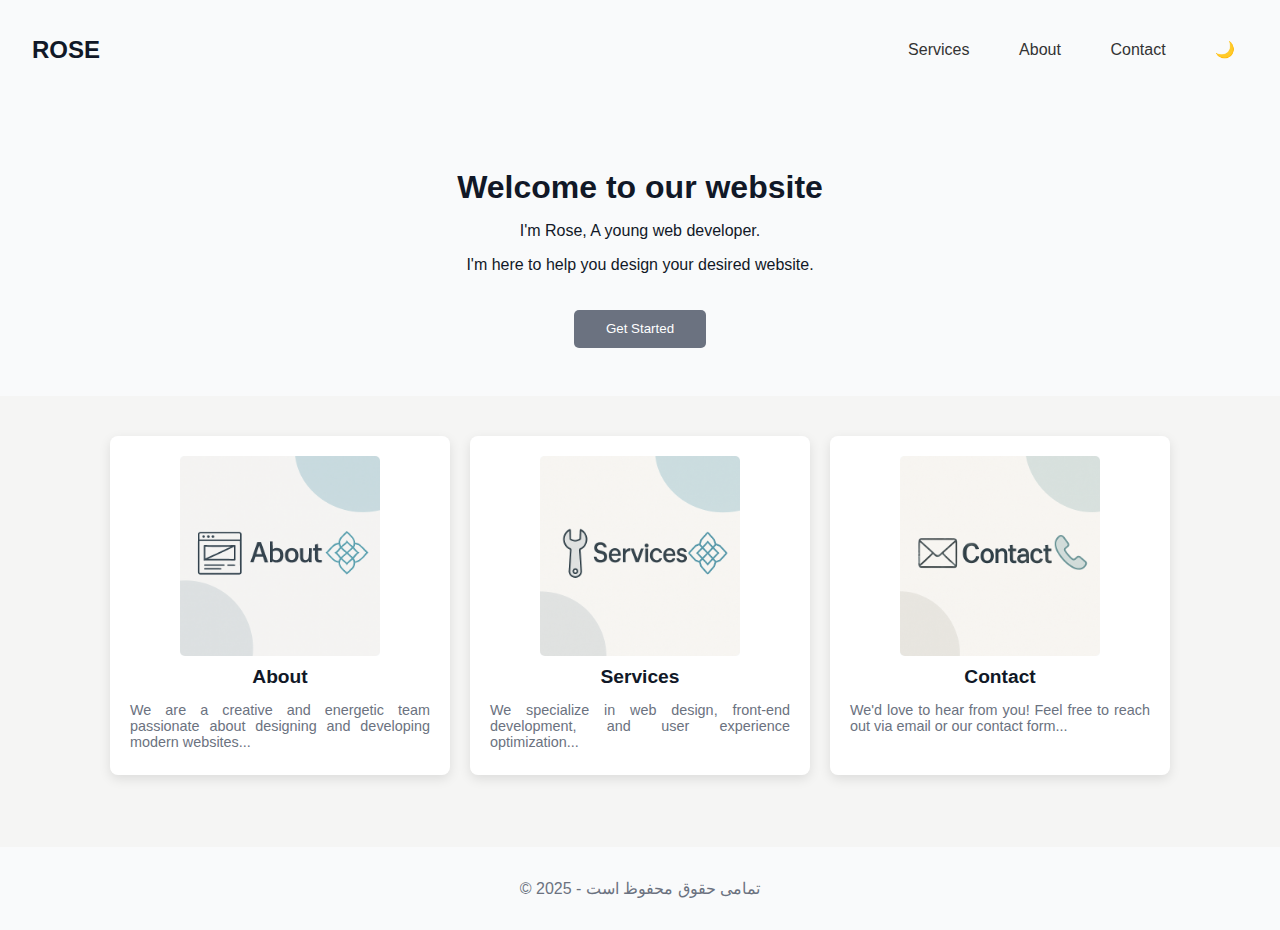
<file: index.html>
<!DOCTYPE html>
<html lang="fa">
<head>
  <meta charset="UTF-8">
  <meta name="viewport" content="width=device-width, initial-scale=1.0">
  <title>HOME</title>
  <link rel="stylesheet" href="style.css">
  <link rel="stylesheet" href="https://cdnjs.cloudflare.com/ajax/libs/font-awesome/6.5.0/css/all.min.css">

</head>
<body>

  <header>
    <div class="logo-container">
      <h2 class="logo" id="logo">ROSE</h2>
    </div>
    <nav class="menu" id="menu">
      <a href="service.html">Services</a>
      <a href="about.html">About</a>
      <a href="contact.html">Contact</a>
      <button id="theme-toggle">🌙</button>
    </nav>
  </header>

 

  <section class="hero">
    <h1>Welcome to our website</h1>
    <p>I'm Rose, A young web developer.</p>
    <p>I'm here to help you design your desired website.</p>
    <a href="getstarted.html"><button>Get Started</button></a>
  </section>

  <section class="services">
    <div class="service-card">
      <div class="service-icon"><img src="about.png"></div>
      <a href="about.html"><h3>About</h3></a>
      <p>We are a creative and energetic team passionate about designing and developing modern websites...</p>
    </div>

    <div class="service-card">
      <div class="service-icon"><img src="services.png"></div>
      <a href="service.html"><h3>Services</h3></a>
      <p>We specialize in web design, front-end development, and user experience optimization...</p>
    </div>

    <div class="service-card">
      <div class="service-icon"><img src="contact.png"></div>
      <a href="contact.html"><h3>Contact</h3></a>
      <p>We'd love to hear from you! Feel free to reach out via email or our contact form...</p>
    </div>
  </section>

  <footer>
    <p>© تمامی حقوق محفوظ است - 2025</p>
  </footer>

  <script src="script.js"></script>
</body>
</html>
</file>
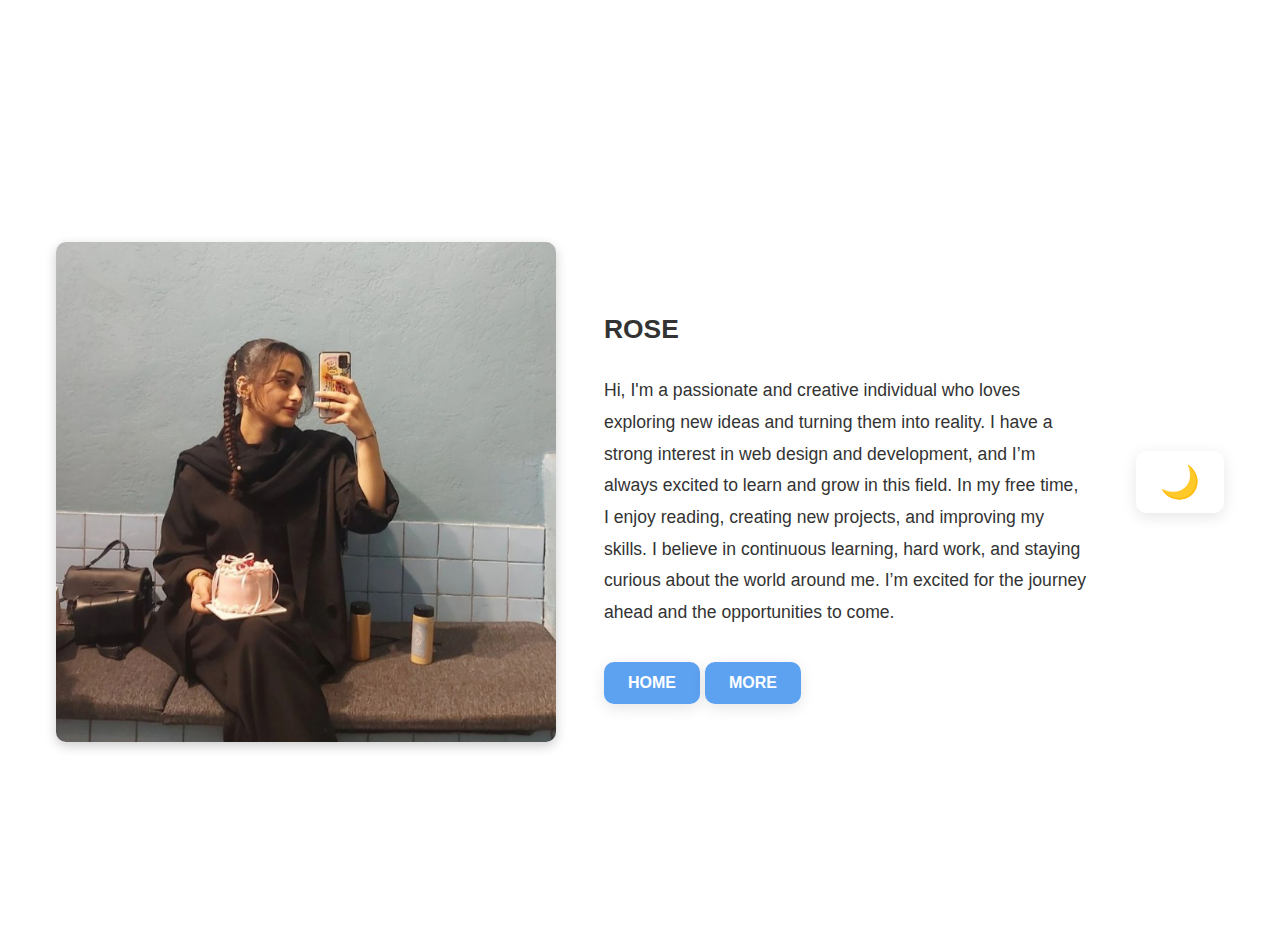
<file: about.html>
<!DOCTYPE html>
<html lang="fa" dir="ltr">
<head>
  <meta charset="UTF-8">
  <meta name="viewport" content="width=device-width, initial-scale=1.0">
  <title>About</title>
  <style>
    /* Default (Light Mode) Styles */
    body {
      min-height: 100vh;
      display: flex;
      justify-content: center;
      align-items: center;
      padding: 1rem;
      font-family: sans-serif;
      background-color: #fff;
      color: #333;
      transition: background-color 0.3s ease, color 0.3s ease;
    }

    .about-us {
      display: flex;
      flex-direction: row;
      align-items: center;
      gap: 3rem;
      max-width: 1200px;
      padding: 2rem;
    }

    .about-us img {
      width: 500px;
      height: auto;
      border-radius: 10px;
      margin-top: 40px;
      cursor: pointer;
      box-shadow: 0 4px 12px rgba(0, 0, 0, 0.2);
      transition: transform 0.3s ease, box-shadow 0.3s ease;
    }

    .about-us img:hover {
      transform: scale(1.05);
      box-shadow: 0 8px 20px rgba(0, 0, 0, 0.2);
    }

    .text {
      max-width: 600px;
      margin-top: 40px;
      line-height: 1.8;
      font-size: 1.1rem;
    }

    .text h2:hover {
      transform: translateY(-3px);
      transition: transform 0.3s ease, box-shadow 0.3s ease;
    }

    button {
      padding: 0.75rem 1.5rem;
      border: none;
      background-color: #5da2f0;
      color: white;
      font-size: 1rem;
      font-weight: bold;
      border-radius: 10px;
      cursor: pointer;
      margin-top: 1rem;
      box-shadow: 0 4px 15px rgba(0, 0, 0, 0.1);
      transition: all 0.4s ease;
    }

    button:hover {
      background-color: #4B5563;
      transform: scale(1.05) translateY(-5px);
      box-shadow: 0 8px 20px rgba(0, 0, 0, 0.2);
    }

    a {
      text-decoration: none;
      color: white;
    }

    /* Dark Mode Styles */
    body.dark-mode {
      background-color: #333;
      color: #fff;
    }

    body.dark-mode button {
      background-color: #444;
    }

    body.dark-mode button:hover {
      background-color: #5a5a5a;
    }

    .dark-mode-btn {
      background-color: transparent;
      border: none;
      font-size: 2rem;
      color: #333;
      cursor: pointer;
      transition: color 0.3s ease;
    }

    .dark-mode-btn:hover {
      color: #f39c12;
    }

    /* Media Queries */
    @media (max-width: 768px) {
      .about-us {
        flex-direction: column;
        text-align: center;
      }
      .about-us img {
        width: 80%;
        margin-top: 20px;
      }
      .text {
        margin-top: 20px;
      }
    }
  </style>
</head>
<body>
  <section class="about-us">
    <div class="pic">
      <img src="rose.jpg" alt="rose pic" class="image" />
    </div>
    <div class="text">
      <h2>ROSE</h2>
      <p>
        Hi, I'm a passionate and creative individual who loves exploring new ideas and turning them into reality. I have a strong interest in web design and development, and I’m always excited to learn and grow in this field.
        In my free time, I enjoy reading, creating new projects, and improving my skills. I believe in continuous learning, hard work, and staying curious about the world around me. I’m excited for the journey ahead and the opportunities to come.
      </p>
      <button>
        <a href="index.html"> HOME </a>
      </button>
      <button>MORE</button>
    </div>
    <button class="dark-mode-btn" onclick="toggleDarkMode()">
      <span id="dark-mode-icon">🌙</span>
    </button>
  </section>

  <!-- Dark Mode Toggle Script -->
  <script>
    const toggleDarkMode = () => {
      document.body.classList.toggle('dark-mode');
      const icon = document.getElementById('dark-mode-icon');
      if (document.body.classList.contains('dark-mode')) {
        icon.textContent = '☀️'; // Change to moon icon
        localStorage.setItem('dark-mode', 'true');
      } else {
        icon.textContent = '🌙'; // Change to sun icon
        localStorage.setItem('dark-mode', 'false');
      }
    };

    // Load saved dark mode preference
    const savedMode = localStorage.getItem('dark-mode');
    if (savedMode === 'true') {
      document.body.classList.add('dark-mode');
      document.getElementById('dark-mode-icon').textContent = '☀️'; // Set to moon icon
    }
  </script>
</body>
</html>
</file>
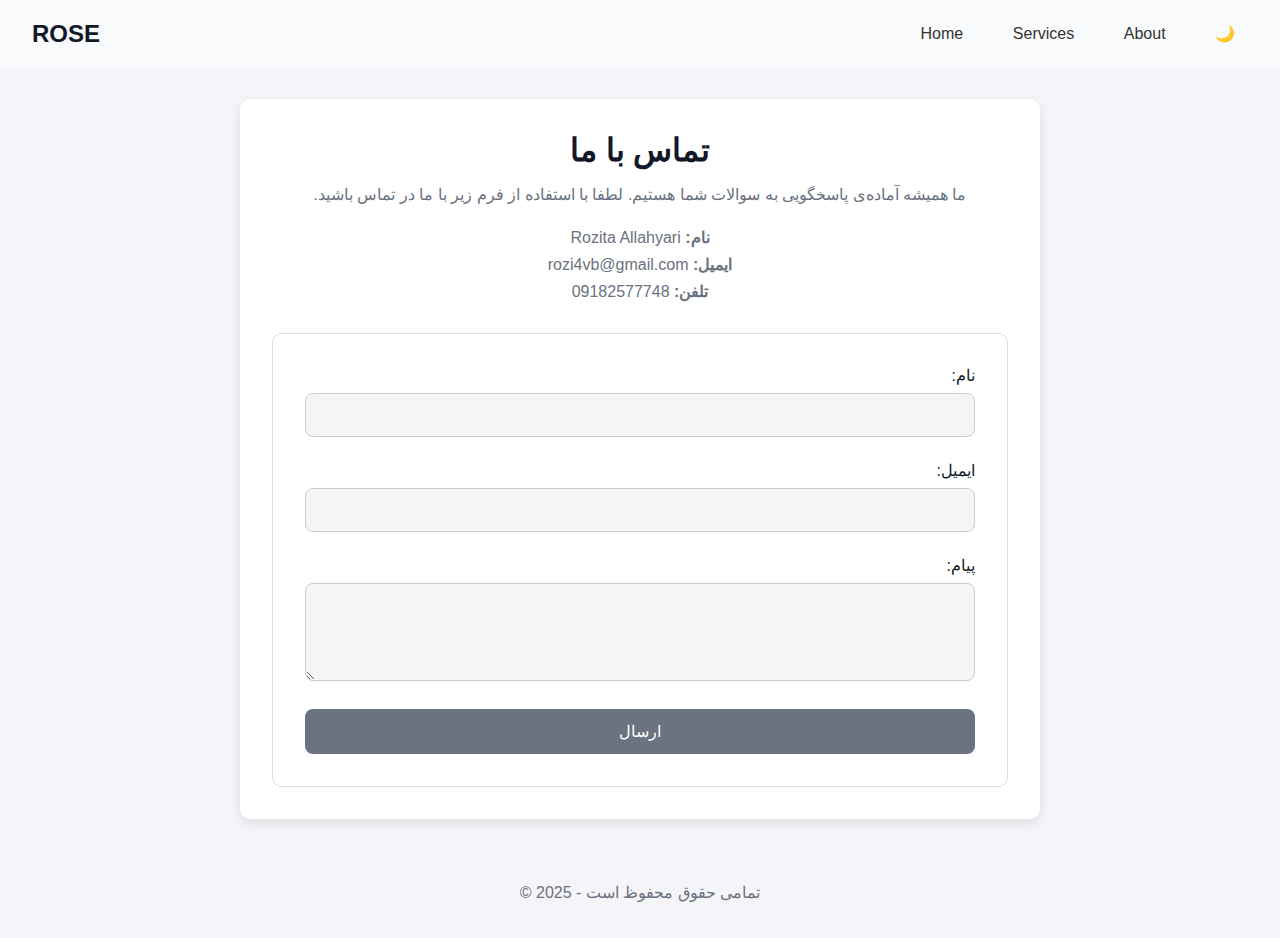
<file: contact.html>
<!DOCTYPE html>
<html lang="fa">
<head>
  <meta charset="UTF-8" />
  <meta name="viewport" content="width=device-width, initial-scale=1.0" />
  <title>تماس با ما</title>
  <style>
    * {
      box-sizing: border-box;
      margin: 0;
      padding: 0;
    }

    body {
      font-family: sans-serif;
      background-color: #f4f4f9;
      color: #111827;
      transition: background-color 0.3s, color 0.3s;
    }

    header {
      background-color: #F9FAFB;
      padding: 1rem 2rem;
      display: flex;
      align-items: center;
      justify-content: space-between;
      flex-wrap: wrap;
      transition: background-color 0.3s;
      position: relative;
      margin: auto;
    }
    body.dark header {
      background-color: #222;
    }
    .logo-container {
      flex: 1;
      display: flex;
      align-items: center;
      justify-content: flex-start;
    }
    .logo {
      font-size: 1.5rem;
      font-weight: bold;
      cursor: pointer;
      transition: all 0.3s ease;
    }
    .logo:hover{
      transform: scale(1.2);
      transition: transform 0.3s ease, box-shadow 0.3s ease;
    }
    .menu {
      display: flex;
      gap: 1.5rem;
      align-items: center;
      transition: max-height 0.5s ease, opacity 0.5s ease, transform 0.5s ease;
    }
    .menu a, .menu button {
      background: none;
      border: none;
      color: #333;
      text-decoration: none;
      font-size: 1rem;
      cursor: pointer;
      padding: 0.5rem 0.8rem;
      transition: color 0.3s;
    }

    a:hover {
      transform: scale(1.2);
      transition: transform 0.3s ease, box-shadow 0.3s ease;
    }

    button:hover{
      transform: scale(1.2);
      transition: transform 0.3s ease, box-shadow 0.3s ease;
    }

    body.dark-mode {
      background-color: #111827;
      color: #f4f4f9;
    }


    body.dark-mode header {
      background-color: #1f2937;
    }


    body.dark-mode .menu a {
      color:  #f4f4f9;
    }
    
    body.dark-mode .menu.show{
      background-color: #1f2937;
      
    }

    /* دسکتاپ */
    @media (max-width: 900px) {
      header {
        flex-direction: column;
        align-items: center;
      }
      .logo-container {
        justify-content: center;
        width: 100%;
        padding-bottom: 1rem;
      }
      .menu {
        flex-direction: column;
        background-color: #f9fafb;
        width: 100%;
        max-height: 0;
        opacity: 0;
        overflow: hidden;
        transform: translateY(-20px);
        backdrop-filter: blur(6px);
      }
      body.dark .menu {
        background-color: #222;
      }
      .menu.show {
        max-height: 500px;
        opacity: 1;
        padding: 1rem 0;
        transform: translateY(0);
      }
    }

    .contact {
      max-width: 800px;
      margin: 2rem auto;
      padding: 2rem;
      background-color: #fff;
      border-radius: 10px;
      box-shadow: 0 4px 12px rgba(0, 0, 0, 0.1);
    }

    body.dark-mode .contact {
      background-color: #1f2937;
    }

    .contact h1 {
      text-align: center;
      font-size: 2rem;
      margin-bottom: 1rem;
    }

    .contact p {
      text-align: center;
      color: #6b7280;
      margin-bottom: 1.5rem;
    }

    body.dark-mode .contact p {
      color: #d1d5db;
    }

    .info {
      margin-bottom: 2rem;
      text-align: right;
    }

    .info p {
      margin-bottom: 0.5rem;
    }

    .contact-form {
      background-color: #ffffff;
      padding: 2rem;
      border-radius: 10px;
      border: 1px solid #ddd;
    }

    body.dark-mode .contact-form {
      background-color: #2d3748;
      border-color: #4b5563;
    }

    .form-group {
      margin-bottom: 1.5rem;
    }

    .form-group label {
      display: block;
      margin-bottom: 0.5rem;
    }

    .form-group input,
    .form-group textarea {
      width: 100%;
      padding: 0.75rem;
      border: 1px solid #ccc;
      border-radius: 8px;
      font-size: 1rem;
      background-color: #f5f5f4;
      color: #111827;
    }

    body.dark-mode .form-group input,
    body.dark-mode .form-group textarea  {
      background-color: #4b5563;
      color: #f5f5f4;
      border-color: #4b5563;
    }

    .form-group textarea {
      resize: vertical;
    }

    button[type="submit"] {
      width: 100%;
      padding: 0.8rem;
      background-color: #6b7280;
      color: white;
      border: none;
      border-radius: 8px;
      font-size: 1rem;
      cursor: pointer;
    }

    button[type="submit"]:hover {
      background-color: #4b5563;
    }

    footer {
      text-align: center;
      padding: 2rem 1rem;
      color: #6b7280;
    }

    body.dark-mode footer {
      color: #d1d5db;
    }
  </style>
</head>
<body>
  <header>
    <div class="logo-container">
      <h2 class="logo" id="logo">ROSE</h2>
    </div>
    <nav class="menu" id="menu">
      <a href="home.html">Home</a>
      <a href="service.html">Services</a>
      <a href="about.html">About</a>
      <button id="theme-toggle">🌙</button>
    </nav>
  </header>

  <section class="contact">
    <h1>تماس با ما</h1>
    <p dir="rtl">ما همیشه آماده‌ی پاسخگویی به سوالات شما هستیم. لطفا با استفاده از فرم زیر با ما در تماس باشید.</p>
    <div class="info" dir="rtl">
      <p><strong >نام:</strong> Rozita Allahyari</p>
      <p><strong>ایمیل:</strong> rozi4vb@gmail.com</p>
      <p><strong>تلفن:</strong> 09182577748</p>
    </div>
    <div class="contact-form" dir="rtl">
      <form action="#" method="POST">
        <div class="form-group">
          <label for="name">نام:</label>
          <input type="text" id="name" name="name" required />
        </div>
        <div class="form-group">
          <label for="email">ایمیل:</label>
          <input type="email" id="email" name="email" required />
        </div>
        <div class="form-group">
          <label for="message">پیام:</label>
          <textarea id="message" name="message" rows="4" required></textarea>
        </div>
        <button type="submit">ارسال</button>
      </form>
    </div>
  </section>

  <footer>
    <p>© تمامی حقوق محفوظ است - 2025</p>
  </footer>

  <script>
    const themeToggle = document.getElementById("theme-toggle");
    themeToggle.addEventListener("click", () => {
      document.body.classList.toggle("dark-mode");
      themeToggle.textContent = document.body.classList.contains("dark-mode") ? "☀️" : "🌙";
    });

    const logo = document.getElementById("logo");
    const menu = document.getElementById("menu");

    function toggleMenu() {
      if (window.innerWidth <= 900) {
        menu.classList.toggle("show");
      }
    }

    logo.addEventListener("click", toggleMenu);
  </script>
</body>
</html>
</file>
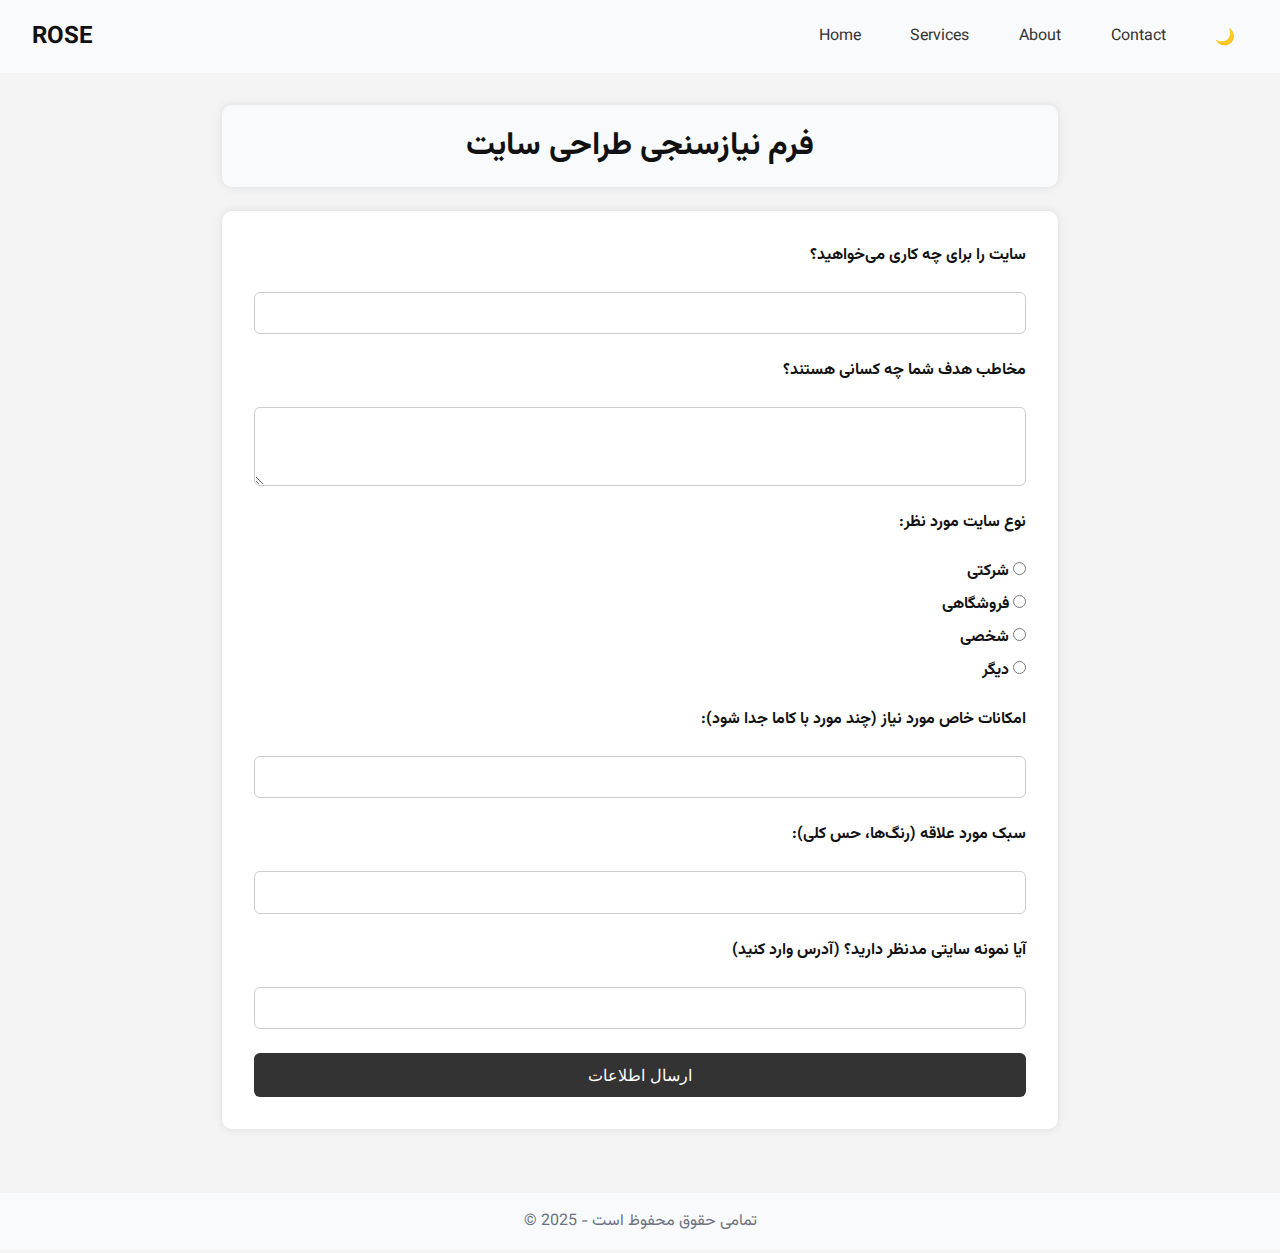
<file: getstarted.html>
<!DOCTYPE html>
<html lang="fa">
<head>
  <meta charset="UTF-8" />
  <meta name="viewport" content="width=device-width, initial-scale=1.0" />
  <title>فرم نیازسنجی طراحی سایت</title>
  <link href="https://fonts.googleapis.com/css2?family=Vazirmatn&display=swap" rel="stylesheet">
  <style>
    * { box-sizing: border-box; margin: 0; padding: 0; }
    body {
      font-family: 'Vazirmatn', sans-serif;
      background-color: #f4f4f4;
      color: #111;
      transition: background-color 0.3s, color 0.3s;
    }
    body.dark {
      background-color: #111;
      color: #eee;
    }
    header {
      background-color: #F9FAFB;
      padding: 1rem 2rem;
      display: flex;
      align-items: center;
      justify-content: space-between;
      flex-wrap: wrap;
      transition: background-color 0.3s;
      position: relative;
      margin: auto;
    }
    body.dark header {
      background-color: #222;
    }
    .logo-container {
      flex: 1;
      display: flex;
      align-items: center;
      justify-content: flex-start;
    }
    .logo {
      font-size: 1.5rem;
      font-weight: bold;
      cursor: pointer;
      transition: all 0.3s ease;
    }
    .menu {
      display: flex;
      gap: 1.5rem;
      align-items: center;
      transition: max-height 0.5s ease, opacity 0.5s ease, transform 0.5s ease;
    }
    .menu a, .menu button {
      background: none;
      border: none;
      color: #333;
      text-decoration: none;
      font-size: 1rem;
      cursor: pointer;
      padding: 0.5rem 0.8rem;
      transition: color 0.3s;
    }
    body.dark .menu a,
    body.dark .menu button {
      color: #eee;
    }
    main {
      direction: rtl;
      padding: 2rem;
      max-width: 900px;
      margin: auto;
    }
    h1 {
      font-size: 2rem;
      margin-bottom: 1.5rem;
      text-align: center;
      background-color: #F9FAFB;
      padding: 1rem;
      border-radius: 10px;
      box-shadow: 0 0 10px rgba(0,0,0,0.1);
    }
    form {
      display: flex;
      flex-direction: column;
      gap: 1.5rem;
      background-color: #fff;
      padding: 2rem;
      border-radius: 10px;
      box-shadow: 0 0 10px rgba(0,0,0,0.1);
      transition: background-color 0.3s;
    }
    body.dark form,
    body.dark h1,
    body.dark footer{
      background-color: #1e1e1e;
    }
    label {
      font-weight: bold;
    }
    input[type="text"],
    textarea,
    select {
      padding: 0.7rem;
      border: 1px solid #ccc;
      border-radius: 6px;
      font-size: 1rem;
      width: 100%;
    }
    body.dark input,
    body.dark textarea,
    body.dark select {
      background-color: #333;
      color: #fff;
      border-color: #555;
    }
    .radio-group {
      display: flex;
      flex-direction: column;
      gap: 0.5rem;
    }
    button[type="submit"] {
      background-color: #333;
      color: #fff;
      padding: 0.8rem;
      border: none;
      border-radius: 6px;
      font-size: 1rem;
      cursor: pointer;
      transition: background-color 0.3s;
    }
    button[type="submit"]:hover {
      background-color: #555;
    }
    footer {
      background-color: #F9FAFB;
      color: #6B7280;
      text-align: center;
      padding: 1rem;
      margin-top: 2rem;
    }

    button:hover{
        transform: scale(1.1);
    }

    
    @media (max-width: 900px) {
      header {
        flex-direction: column;
        align-items: center;
      }
      .logo-container {
        justify-content: center;
        width: 100%;
        padding-bottom: 1rem;
      }
      .menu {
        flex-direction: column;
        background-color: #f9fafb;
        width: 100%;
        max-height: 0;
        opacity: 0;
        overflow: hidden;
        transform: translateY(-20px);
        backdrop-filter: blur(6px);
      }
      body.dark .menu {
        background-color: #222;
      }
      .menu.show {
        max-height: 500px;
        opacity: 1;
        padding: 1rem 0;
        transform: translateY(0);
      }
    }


  </style>
</head>
<body>
  <header>
    <div class="logo-container">
      <h2 class="logo" id="logo">ROSE</h2>
    </div>
    <nav class="menu" id="menu">
      <a href="index.html">Home</a>
      <a href="service.html">Services</a>
      <a href="about.html">About</a>
      <a href="contact.html">Contact</a>
      <button id="theme-toggle">🌙</button>
    </nav>
  </header>

  <main>
    <h1>فرم نیازسنجی طراحی سایت</h1>
    <form action="mailto:rozi4vb@gmail.com" method="POST">
      <label for="purpose">سایت را برای چه کاری می‌خواهید؟</label>
      <input type="text" id="purpose" name="purpose" required>

      <label for="audience">مخاطب هدف شما چه کسانی هستند؟</label>
      <textarea id="audience" name="audience" rows="3"></textarea>

      <label>نوع سایت مورد نظر:</label>
      <div class="radio-group">
        <label><input type="radio" name="site_type" value="شرکتی"> شرکتی</label>
        <label><input type="radio" name="site_type" value="فروشگاهی"> فروشگاهی</label>
        <label><input type="radio" name="site_type" value="شخصی"> شخصی</label>
        <label><input type="radio" name="site_type" value="دیگر"> دیگر</label>
      </div>

      <label for="features">امکانات خاص مورد نیاز (چند مورد با کاما جدا شود):</label>
      <input type="text" id="features" name="features">

      <label for="style">سبک مورد علاقه (رنگ‌ها، حس کلی):</label>
      <input type="text" id="style" name="style">

      <label for="reference">آیا نمونه سایتی مدنظر دارید؟ (آدرس وارد کنید)</label>
      <input type="text" id="reference" name="reference">

      <button type="submit">ارسال اطلاعات</button>
    </form>
  </main>

  <footer>
    <p>© تمامی حقوق محفوظ است - 2025</p>
  </footer>

  <script>
       const themeToggle = document.getElementById("theme-toggle");
    themeToggle.addEventListener("click", () => {
      document.body.classList.toggle("dark-mode");
      themeToggle.textContent = document.body.classList.contains("dark-mode") ? "☀️" : "🌙";
    });
    document.getElementById("theme-toggle").addEventListener("click", () => {
      document.body.classList.toggle("dark");
    });

    const logo = document.getElementById("logo");
    const menu = document.getElementById("menu");

    function toggleMenu() {
      if (window.innerWidth <= 900) {
        menu.classList.toggle("show");
      }
    }

    logo.addEventListener("click", toggleMenu);
  </script>
</body>
</html>
</file>
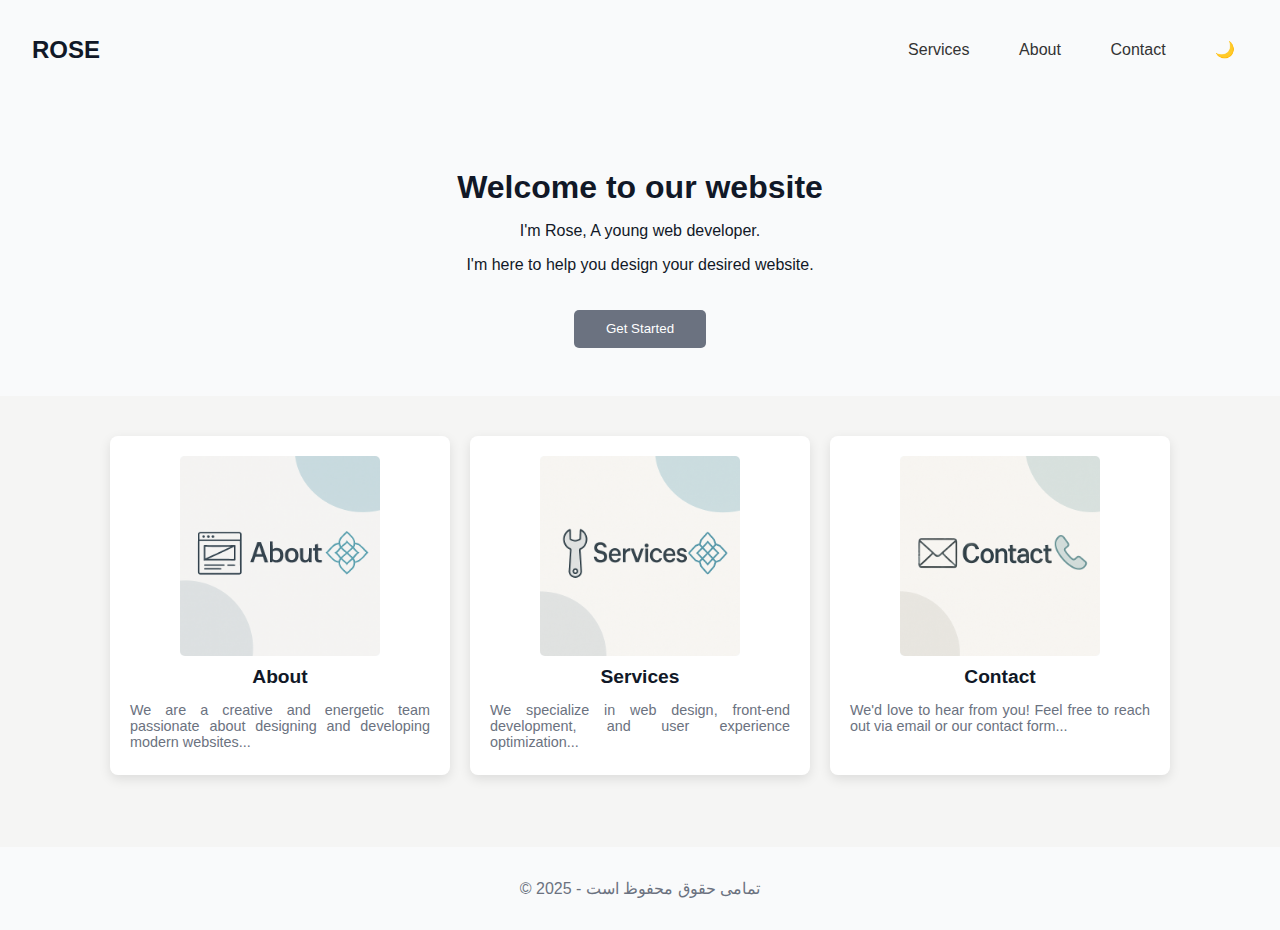
<file: home.html>
<!DOCTYPE html>
<html lang="fa">
<head>
  <meta charset="UTF-8">
  <meta name="viewport" content="width=device-width, initial-scale=1.0">
  <title>HOME</title>
  <link rel="stylesheet" href="style.css">
  <link rel="stylesheet" href="https://cdnjs.cloudflare.com/ajax/libs/font-awesome/6.5.0/css/all.min.css">

</head>
<body>

  <header>
    <div class="logo-container">
      <h2 class="logo" id="logo">ROSE</h2>
    </div>
    <nav class="menu" id="menu">
      <a href="service.html">Services</a>
      <a href="about.html">About</a>
      <a href="contact.html">Contact</a>
      <button id="theme-toggle">🌙</button>
    </nav>
  </header>

 

  <section class="hero">
    <h1>Welcome to our website</h1>
    <p>I'm Rose, A young web developer.</p>
    <p>I'm here to help you design your desired website.</p>
    <a href="getstarted.html"><button>Get Started</button></a>
  </section>

  <section class="services">
    <div class="service-card">
      <div class="service-icon"><img src="about.png"></div>
      <a href="about.html"><h3>About</h3></a>
      <p>We are a creative and energetic team passionate about designing and developing modern websites...</p>
    </div>

    <div class="service-card">
      <div class="service-icon"><img src="services.png"></div>
      <a href="service.html"><h3>Services</h3></a>
      <p>We specialize in web design, front-end development, and user experience optimization...</p>
    </div>

    <div class="service-card">
      <div class="service-icon"><img src="contact.png"></div>
      <a href="contact.html"><h3>Contact</h3></a>
      <p>We'd love to hear from you! Feel free to reach out via email or our contact form...</p>
    </div>
  </section>

  <footer>
    <p>© تمامی حقوق محفوظ است - 2025</p>
  </footer>

  <script src="script.js"></script>
</body>
</html>
</file>
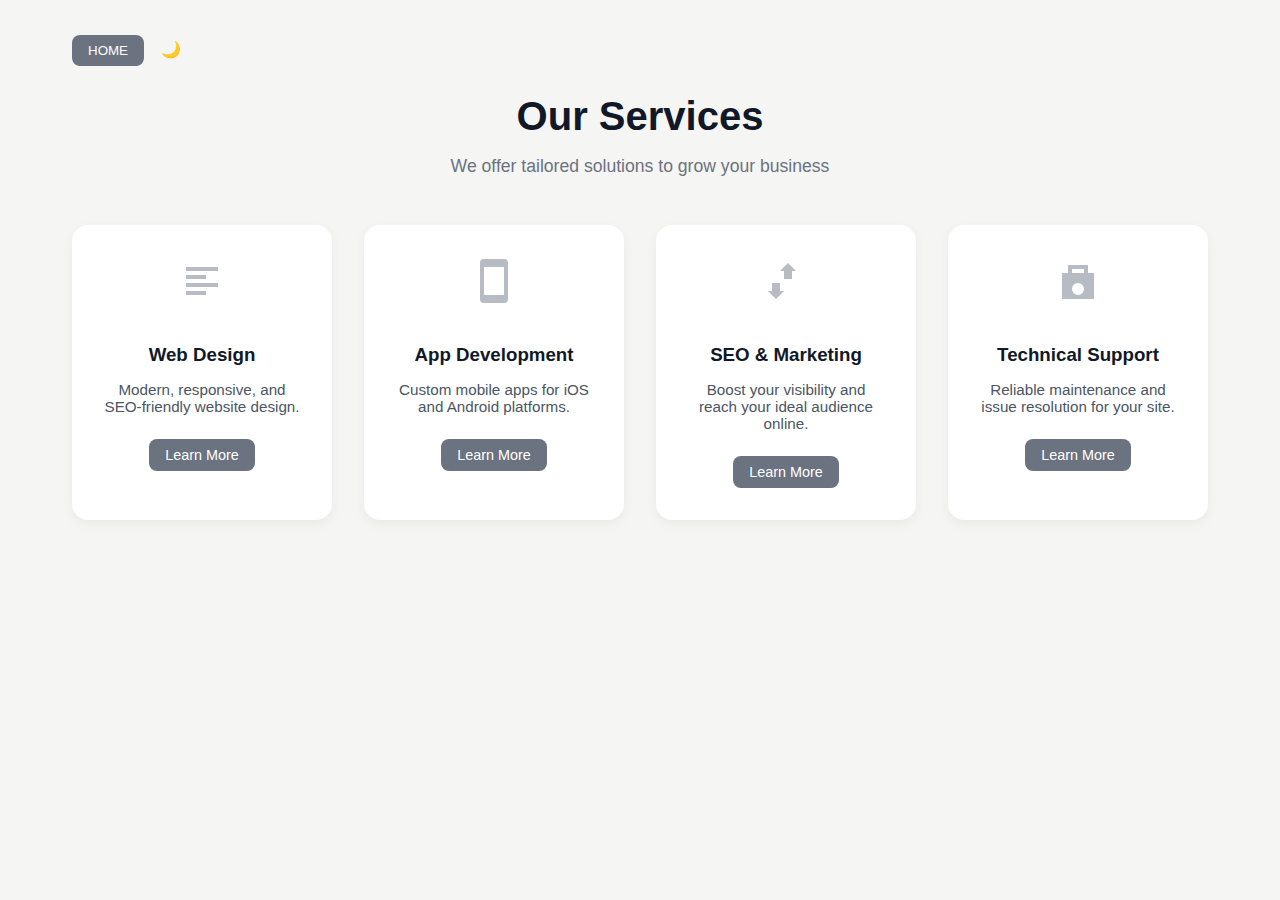
<file: service.html>
<!DOCTYPE html>
<html lang="en">
<head>
  <meta charset="UTF-8" />
  <meta name="viewport" content="width=device-width, initial-scale=1.0"/>
  <title>Services</title>
  <style>
    * {
      box-sizing: border-box;
    }

    body {
      font-family: sans-serif;
      background: #F5F5F4; /* پس‌زمینه روشن و گرم */
      color: #111827; /* متون اصلی */
      margin: 0;
      padding: 0;
      transition: background 0.3s, color 0.3s;
    }

    .container {
      max-width: 1200px;
      margin: auto;
      padding: 2rem;
    }

    h1 {
      text-align: center;
      font-size: 2.5rem;
      margin-bottom: 0.5rem;
      color: #111827;
    }

    p.subtitle {
      text-align: center;
      font-size: 1.1rem;
      color: #6B7280;
      margin-bottom: 3rem;
    }

    .services {
      display: grid;
      grid-template-columns: repeat(auto-fit, minmax(250px, 1fr));
      gap: 2rem;
    }

    .card {
      background: #ffffff;
      padding: 2rem;
      border-radius: 1rem;
      box-shadow: 0 4px 12px rgba(0, 0, 0, 0.05);
      text-align: center;
      transition: transform 0.3s ease, background 0.3s, color 0.3s;
    }

    .card:hover {
      transform: scale(1.05);
    }

    .icon {
      width: 48px;
      height: 48px;
      margin: 0 auto 1rem;
      fill: #B6BBC4; /* خاکستری نقره‌ای */
    }

    .card h3 {
      margin-bottom: 0.5rem;
      color: #111827;
    }

    .card p {
      color: #4B5563;
      font-size: 0.95rem;
      margin-bottom: 1.5rem;
    }

    .card button {
      background: #6B7280;
      color: #ffffff;
      border: none;
      padding: 0.5rem 1rem;
      border-radius: 0.5rem;
      cursor: pointer;
      font-size: 0.9rem;
      transition: background 0.3s ease;
    }

    .card button:hover {
      background: #4B5563;
    }
 
    .theme-toggle{
      background: none;
      border: none;
      color: #333;
      text-decoration: none;
      font-size: 1rem;
      cursor: pointer;
      padding: 0.5rem 0.8rem;
      transition: color 0.3s;
    }

    .theme-toggle:hover {
      transform: scale(1.2);
    }

    .link{
      top: 2rem;
      right: 2rem;
      background: #6B7280;
      color: white;
      border: none;
      padding: 0.5rem 1rem;
      border-radius: 0.5rem;
      cursor: pointer;
    }

    .link:hover{
      background: #4B5563;
      transform: scale(1.1);
    }

    @media (max-width: 600px) {
      h1 {
        font-size: 2rem;
      }
      .card {
        padding: 1.5rem;
      }
      .theme-toggle {
        margin-right: 0px;
      }
    }
    @media (min-width: 900px) {
    .top-header {
      justify-content: flex-start;
      gap: 1rem;
    }

    .menu {
      margin-right: auto;
    }

   }


    /* 🌙 DARK MODE SUPPORT */
    .dark-mode {
      background: #111827;
      color: #f5f5f4;
    }

    .dark-mode .card {
      background: #1F2937;
      box-shadow: 0 4px 12px rgba(255, 255, 255, 0.05);
    }

    .dark-mode .card p {
      color: #D1D5DB;
    }

    .dark-mode .card button {
      background: #B6BBC4;
      color: #111827;
    }

    .dark-mode .card button:hover {
      background: #9CA3AF;
    }

    .dark-mode .card h3{
      color: #9CA3AF;
    }

    .dark-mode h1{
      color: #9CA3AF;
    }
  </style>
</head>
<body>
  <div class="container">
    
    <a href="home.html">
    <button class="link">HOME</button></a>
    <button class="theme-toggle" id="theme-toggle">🌙</button>
    <h1>Our Services</h1>
    <p class="subtitle">We offer tailored solutions to grow your business</p>

    <div class="services">
      <div class="card">
        <svg class="icon" viewBox="0 0 24 24"><path d="M4 5h16v2H4zm0 4h10v2H4zm0 4h16v2H4zm0 4h10v2H4z"/></svg>
        <h3>Web Design</h3>
        <p>Modern, responsive, and SEO-friendly website design.</p>
        <button>Learn More</button>
      </div>
      <div class="card">
        <svg class="icon" viewBox="0 0 24 24"><path d="M17 1H7a2 2 0 0 0-2 2v18a2 2 0 0 0 2 2h10a2 2 0 0 0 2-2V3a2 2 0 0 0-2-2zm0 18H7V5h10z"/></svg>
        <h3>App Development</h3>
        <p>Custom mobile apps for iOS and Android platforms.</p>
        <button>Learn More</button>
      </div>
      <div class="card">
        <svg class="icon" viewBox="0 0 24 24"><path d="M3 17h2v-4h4v4h2l-4 4-4-4zm14-10h-2v4h-4V7h-2l4-4 4 4z"/></svg>
        <h3>SEO & Marketing</h3>
        <p>Boost your visibility and reach your ideal audience online.</p>
        <button>Learn More</button>
      </div>
      <div class="card">
        <svg class="icon" viewBox="0 0 24 24"><path d="M20 8h-3V4H7v4H4v13h16zM9 6h6v2H9zm3 13a3 3 0 1 1 0-6 3 3 0 0 1 0 6z"/></svg>
        <h3>Technical Support</h3>
        <p>Reliable maintenance and issue resolution for your site.</p>
        <button>Learn More</button>
      </div>
    </div>
  </div>

  <script>
    const themeToggle = document.getElementById("theme-toggle");
      themeToggle.addEventListener("click", () => {
      document.body.classList.toggle("dark-mode");
      themeToggle.textContent = document.body.classList.contains("dark-mode") ? "☀️" : "🌙";
    });

  </script>

</body>
</html>
</file>
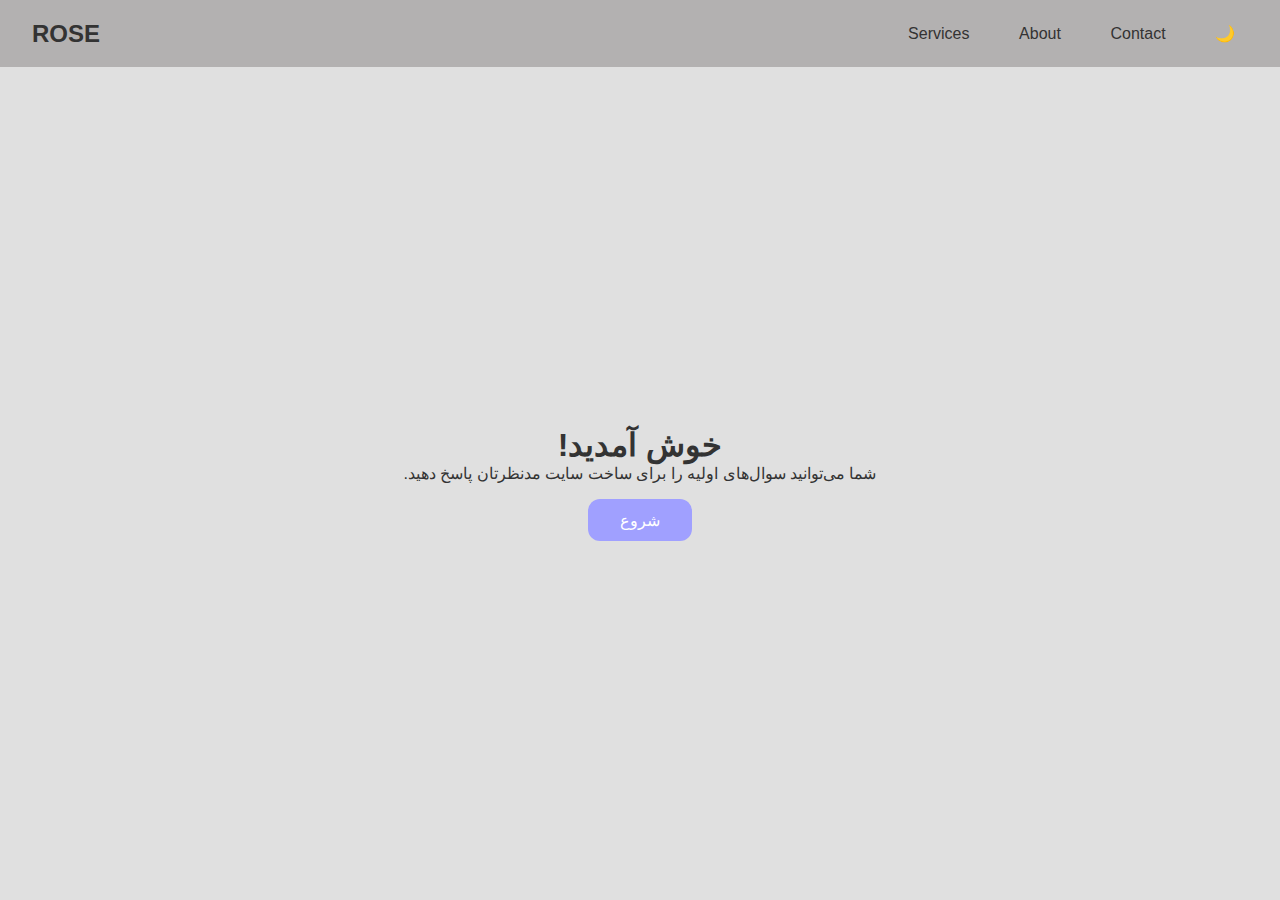
<file: test.html>
<!DOCTYPE html>
<html lang="fa" dir="rtl">
<head>
  <meta charset="UTF-8">
  <meta name="viewport" content="width=device-width, initial-scale=1.0">
  <title>فرم طراحی سایت</title>
  <style>
    :root {
      --bg-color: #e0e0e0;
      --text-color: #333;
      --accent-color: #b0b0b0;
      --overlay-color: rgba(0, 0, 0, 0.5);
      --primary: #a0a0ff;
      --button-hover: #8c8cff;
      --box-bg: #ffffff;
    }

    [data-theme="dark"] {
      --bg-color: #2e2e2e;
      --text-color: #eee;
      --accent-color: #777;
      --box-bg: #3a3a3a;
    }

    * {
      box-sizing: border-box;
      margin: 0;
      padding: 0;
      font-family: "Vazirmatn", sans-serif;
    }

    body {
      background-color: var(--bg-color);
      color: var(--text-color);
      min-height: 100vh;
      display: flex;
      flex-direction: column;
    }

    header {
      width: 100%;
      background-color: #b3b1b1;
      padding: 1rem 2rem;
      display: flex;
      align-items: center;
      justify-content: space-between;
      flex-wrap: wrap;
      transition: background-color 0.3s;
      position: relative;
      margin: auto;
    }

    .logo-container {
      flex: 1;
      display: flex;
      align-items: center;
      justify-content: flex-start;
    }
    .logo {
      font-size: 1.5rem;
      font-weight: bold;
      cursor: pointer;
      transition: all 0.3s ease;
    }
    .menu {
      display: flex;
      gap: 1.5rem;
      align-items: center;
      transition: max-height 0.5s ease, opacity 0.5s ease, transform 0.5s ease;
    }
    .menu a, .menu button {
      background: none;
      border: none;
      color: #333;
      text-decoration: none;
      font-size: 1rem;
      cursor: pointer;
      padding: 0.5rem 0.8rem;
      transition: color 0.3s;
    }

    .container {
      flex: 1;
      display: flex;
      flex-direction: column;
      align-items: center;
      justify-content: center;
      text-align: center;
      padding: 2rem;
    }

    .start-btn {
      margin-top: 1rem;
      padding: 0.7rem 2rem;
      border: none;
      background-color: var(--primary);
      color: white;
      font-size: 1rem;
      cursor: pointer;
      border-radius: 12px;
      transition: background 0.3s ease;
    }

    .start-btn:hover {
      background-color: var(--button-hover);
    }

    .overlay {
      position: fixed;
      top: 0; left: 0;
      width: 100%; height: 100%;
      background-color: var(--overlay-color);
      display: none;
      align-items: center;
      justify-content: center;
      z-index: 10;
    }

    .form-box {
      background-color: var(--box-bg);
      padding: 4rem 3rem;
      border-radius: 24px;
      width: 90%;
      max-width: 900px;
      max-height: 90vh;
      overflow-y: auto;
      box-shadow: 0 0 40px rgba(0, 0, 0, 0.4);
      position: relative;
      transition: all 0.3s ease-in-out;
    }

    .form-step {
      display: none;
      flex-direction: column;
      gap: 2rem;
      animation: fadeIn 0.4s ease-in-out;
    }

    .form-step.active {
      display: flex;
    }

    @keyframes fadeIn {
      from { opacity: 0; transform: translateY(10px); }
      to { opacity: 1; transform: translateY(0); }
    }

    .form-step label {
      font-size: 1.2rem;
      font-weight: bold;
      color: var(--text-color);
    }

    .form-step input,
    .form-step select {
      padding: 1rem;
      border-radius: 12px;
      border: 1px solid #ccc;
      font-size: 1rem;
      width: 100%;
      background-color: #f9f9f9;
    }

    .form-buttons {
      display: flex;
      justify-content: space-between;
      margin-top: 2rem;
      gap: 1rem;
    }

    .form-buttons button {
      padding: 0.7rem 1.5rem;
      border: none;
      border-radius: 12px;
      cursor: pointer;
      font-size: 1rem;
      background-color: var(--primary);
      color: white;
      transition: background 0.3s ease;
    }

    .form-buttons button:hover {
      background-color: var(--button-hover);
    }

    .dark-toggle {
      cursor: pointer;
    }

    @media (max-width: 600px) {
      .form-box {
        padding: 2rem 1.5rem;
        border-radius: 16px;
      }
    }
    @media (max-width: 900px) {
      header {
        flex-direction: column;
        align-items: center;
        background-color: #b3b1b1;
        }
      .logo-container {
        justify-content: center;
        width: 100%;
        padding-bottom: 1rem;
    }
      .menu {
        flex-direction: column;
        background-color: #b3b1b1;
        width: 100%;
        max-height: 0;
        opacity: 0;
        overflow: hidden;
        transform: translateY(-20px);
        backdrop-filter: blur(6px);
    }

  .menu.show {
    max-height: 500px;
    opacity: 1;
    padding: 1rem 0;
    transform: translateY(0);
     }
    }


    body.dark-mode {
  background-color: #111827;
  color: #f5f5f4;
}

body.dark-mode header,
body.dark-mode footer,
body.dark-mode .menu,
body.dark-mode .hero,
body.dark-mode .service-card {
  background-color: #1F2937;
  color: #f5f5f4;
}

body.dark-mode a,
body.dark-mode .menu a {
  color: #D1D5DB;
}

body.dark-mode .menu a:hover {
  color: #9CA3AF;
}

body.dark-mode .hero button {
  background-color: #4B5563;
  color: #f5f5f4;
}

body.dark-mode .hero button:hover {
  background-color: #6B7280;
}

body.dark-mode .hero h1{
   color: #9CA3AF;
}

body.dark-mode .service-card h3{
  color: #9CA3AF;
}
  </style>
</head>
<body>
    <header dir="ltr">
        <div class="logo-container">
          <h2 class="logo" id="logo">ROSE</h2>
        </div>
        <nav class="menu" id="menu">
          <a href="service.html">Services</a>
          <a href="about.html">About</a>
          <a href="contact.html">Contact</a>
          <button id="theme-toggle">🌙</button>
        </nav>
      </header>

  <div class="container">
    <h1>خوش آمدید!</h1>
    <p>شما می‌توانید سوال‌های اولیه را برای ساخت سایت مدنظرتان پاسخ دهید.</p>
    <button class="start-btn" onclick="openForm()">شروع</button>
  </div>

  <div class="overlay" id="overlay" onclick="closeForm(event)">
    <div class="form-box" onclick="event.stopPropagation()">
      <form id="siteForm">
        <div class="form-step active">
          <label>سایت را برای چه کاری می‌خواهید؟</label>
          <input type="text" name="purpose" required>
        </div>
        <div class="form-step">
          <label>مخاطب هدف شما چه کسانی هستند؟</label>
          <input type="text" name="audience" required>
        </div>
        <div class="form-step">
          <label>نوع سایت مورد نظر:</label>
          <select name="type">
            <option>شرکتی</option>
            <option>فروشگاهی</option>
            <option>شخصی</option>
            <option>دیگر</option>
          </select>
        </div>
        <div class="form-step">
          <label>امکانات خاص مورد نیاز</label>
          <input type="text" name="features">
        </div>
        <div class="form-step">
          <label>سبک مورد علاقه (رنگ‌ها، حس کلی)</label>
          <input type="text" name="style">
        </div>
        <div class="form-step">
          <label>آیا نمونه سایتی مدنظر دارید؟ (آدرس وارد کنید)</label>
          <input type="url" name="reference">
        </div>
        <div class="form-buttons" id="stepBtns">
          <button type="button" onclick="prevStep()">قبلی</button>
          <button type="button" onclick="nextStep()">بعدی</button>
        </div>
        <div class="form-buttons" id="submitBtns" style="display:none">
          <button type="button" onclick="prevStep()">قبلی</button>
          <button type="submit">ارسال</button>
        </div>
      </form>
    </div>
  </div>

  <script>
        const logo = document.getElementById("logo");
    const menu = document.getElementById("menu");

    function toggleMenu() {
      if (window.innerWidth <= 900) {
        menu.classList.toggle("show");
      }
    }

    logo.addEventListener("click", toggleMenu);
    const overlay = document.getElementById("overlay");
    const form = document.getElementById("siteForm");
    const steps = Array.from(document.querySelectorAll(".form-step"));
    const stepBtns = document.getElementById("stepBtns");
    const submitBtns = document.getElementById("submitBtns");
    let currentStep = 0;

    function openForm() {
      overlay.style.display = "flex";
    }

    function closeForm(e) {
      overlay.style.display = "none";
      form.reset();
      currentStep = 0;
      updateSteps();
    }

    function updateSteps() {
      steps.forEach((step, index) => {
        step.classList.toggle("active", index === currentStep);
      });
      stepBtns.style.display = currentStep === steps.length - 1 ? "none" : "flex";
      submitBtns.style.display = currentStep === steps.length - 1 ? "flex" : "none";
    }

    function nextStep() {
      if (currentStep < steps.length - 1) {
        currentStep++;
        updateSteps();
      }
    }

    function prevStep() {
      if (currentStep > 0) {
        currentStep--;
        updateSteps();
      }
    }

    form.addEventListener("submit", function (e) {
      e.preventDefault();
      alert("فعلاً ارسال ایمیل شبیه‌سازی شده است.");
      overlay.style.display = "none";
      form.reset();
      currentStep = 0;
      updateSteps();
    });

    const themeToggle = document.getElementById("theme-toggle");
    themeToggle.addEventListener("click", () => {
      document.body.classList.toggle("dark-mode");
      themeToggle.textContent = document.body.classList.contains("dark-mode") ? "☀️" : "🌙";
    });
    document.getElementById("theme-toggle").addEventListener("click", () => {
      document.body.classList.toggle("dark");
    });

  </script>
</body>
</html>
</file>
<file: style.css>
body {
  font-family: sans-serif;
  margin: 0;
  padding: 0;
  background-color: #F5F5F4; /* پس‌زمینه روشن و گرم */
  color: #111827; /* رنگ متن */
}

header {
  background-color: #F9FAFB;
  padding: 1rem 2rem;
  display: flex;
  align-items: center;
  justify-content: space-between;
  flex-wrap: wrap;
  transition: background-color 0.3s;
  position: relative;
  margin: auto;
}

.logo-container {
  flex: 1;
  display: flex;
  align-items: center;
  justify-content: flex-start;
}
.logo {
  font-size: 1.5rem;
  font-weight: bold;
  cursor: pointer;
  transition: all 0.3s ease;
}
.menu {
  display: flex;
  gap: 1.5rem;
  align-items: center;
  transition: max-height 0.5s ease, opacity 0.5s ease, transform 0.5s ease;
}
.menu a, .menu button {
  background: none;
  border: none;
  color: #333;
  text-decoration: none;
  font-size: 1rem;
  cursor: pointer;
  padding: 0.5rem 0.8rem;
  transition: color 0.3s;
}
a:hover{
  transform: scale(1.2);
  transition: transform 0.3s ease, box-shadow 0.3s ease;
}

button:hover{
  transform: scale(1.2);
  transition: transform 0.3s ease, box-shadow 0.3s ease;
}

/* هیرو و سرویس‌ها */
.hero {
  background-color: #F9FAFB;
  text-align: center;
  padding: 3rem 1rem;
}

.hero h1 {
  font-size: 2rem;
  margin-bottom: 1rem;
  color: #111827; /* رنگ عنوان */
}

.hero button {
  padding: 0.7rem 2rem;
  margin-top: 20px;
  background-color: #6B7280; /* رنگ دکمه */
  color: white;
  border: none;
  cursor: pointer;
  border-radius: 5px;
  transition: transform 0.3s ease;
}

.hero button:hover {
  transform: scale(1.05);
  background-color: #4B5563; /* تغییر رنگ دکمه هنگام هاور */
}

.logo:hover {
  transform: scale(1.05);
}

.style:hover {
  transform: scale(1.09);
}

/* بخش سرویس ها */
.services {
  display: flex;
  flex-wrap: wrap;
  justify-content: center;
  gap: 20px;
  padding: 40px 20px;
}

.service-card {
  padding: 20px;
  text-align: center;
  width: 300px;
  cursor: pointer;
  background-color: #FFFFFF;
  border-radius: 8px;
  box-shadow: 0 4px 12px rgba(0, 0, 0, 0.1);
  transition: transform 0.3s ease, box-shadow 0.3s ease;
}

.service-card:hover {
  transform: scale(1.05);
  box-shadow: 0 6px 18px rgba(0, 0, 0, 0.15);
}

.service-icon {
  width: 200px;
  height: 200px;
  background-color: #F9FAFB;
  margin: 0 auto 10px;
  border-radius: 4px;
}

.service-card h3 {
  font-weight: bold;
  font-size: 1.2rem;
  margin: 10px 0;
  color: #111827;
}

.service-card p {
  margin-bottom: 5px;
  font-size: 0.9rem;
  color: #6B7280;
  text-align: justify;
  text-justify: inter-word;
}

.service-card img {
  display: block;
  width: 200px;
  border-radius: 5px;
}

/* لینک‌ها */
a {
  text-decoration: none;
  color: #6B7280;
}

a:hover {
  color: #4B5563;
}

footer {
  background-color: #F9FAFB;
  color: #6B7280;
  text-align: center;
  padding: 1rem;
  margin-top: 2rem;
}

/* دسکتاپ */
@media (max-width: 900px) {
  header {
    flex-direction: column;
    align-items: center;
  }
  .logo-container {
    justify-content: center;
    width: 100%;
    padding-bottom: 1rem;
  }
  .menu {
    flex-direction: column;
    background-color: #f9fafb;
    width: 100%;
    max-height: 0;
    opacity: 0;
    overflow: hidden;
    transform: translateY(-20px);
    backdrop-filter: blur(6px);
  }

  .menu.show {
    max-height: 500px;
    opacity: 1;
    padding: 1rem 0;
    transform: translateY(0);
  }
}




#theme-toggle {
  background-color: transparent;
  border: none;
  color: #6B7280;
  font-size: 1rem;
  cursor: pointer;
  transition: color 0.3s ease;
}

#theme-toggle:hover {
  color: #4B5563;
}
body.dark-mode {
  background-color: #111827;
  color: #f5f5f4;
}

body.dark-mode header,
body.dark-mode footer,
body.dark-mode .menu,
body.dark-mode .hero,
body.dark-mode .service-card {
  background-color: #1F2937;
  color: #f5f5f4;
}

body.dark-mode a,
body.dark-mode .menu a {
  color: #D1D5DB;
}

body.dark-mode .menu a:hover {
  color: #9CA3AF;
}

body.dark-mode .hero button {
  background-color: #4B5563;
  color: #f5f5f4;
}

body.dark-mode .hero button:hover {
  background-color: #6B7280;
}

body.dark-mode .hero h1{
   color: #9CA3AF;
}

body.dark-mode .service-card h3{
  color: #9CA3AF;
}
</file>
